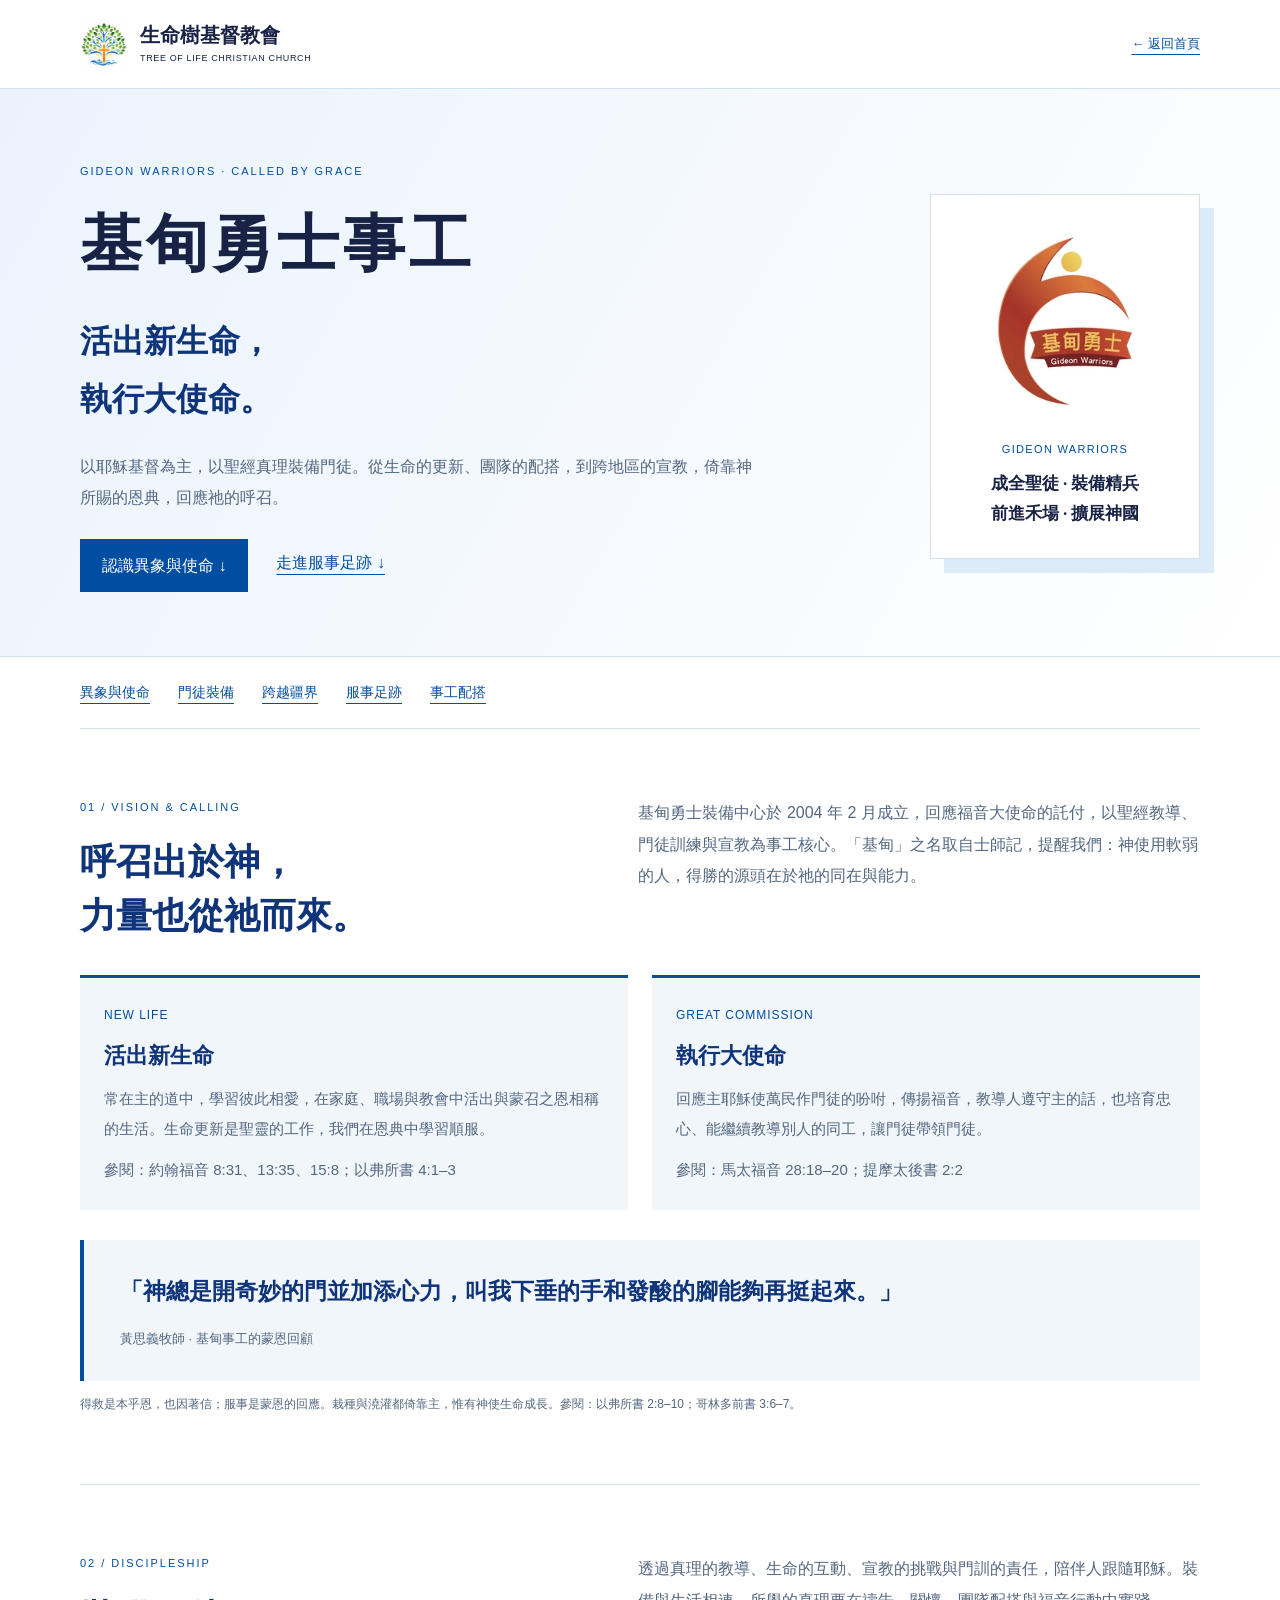
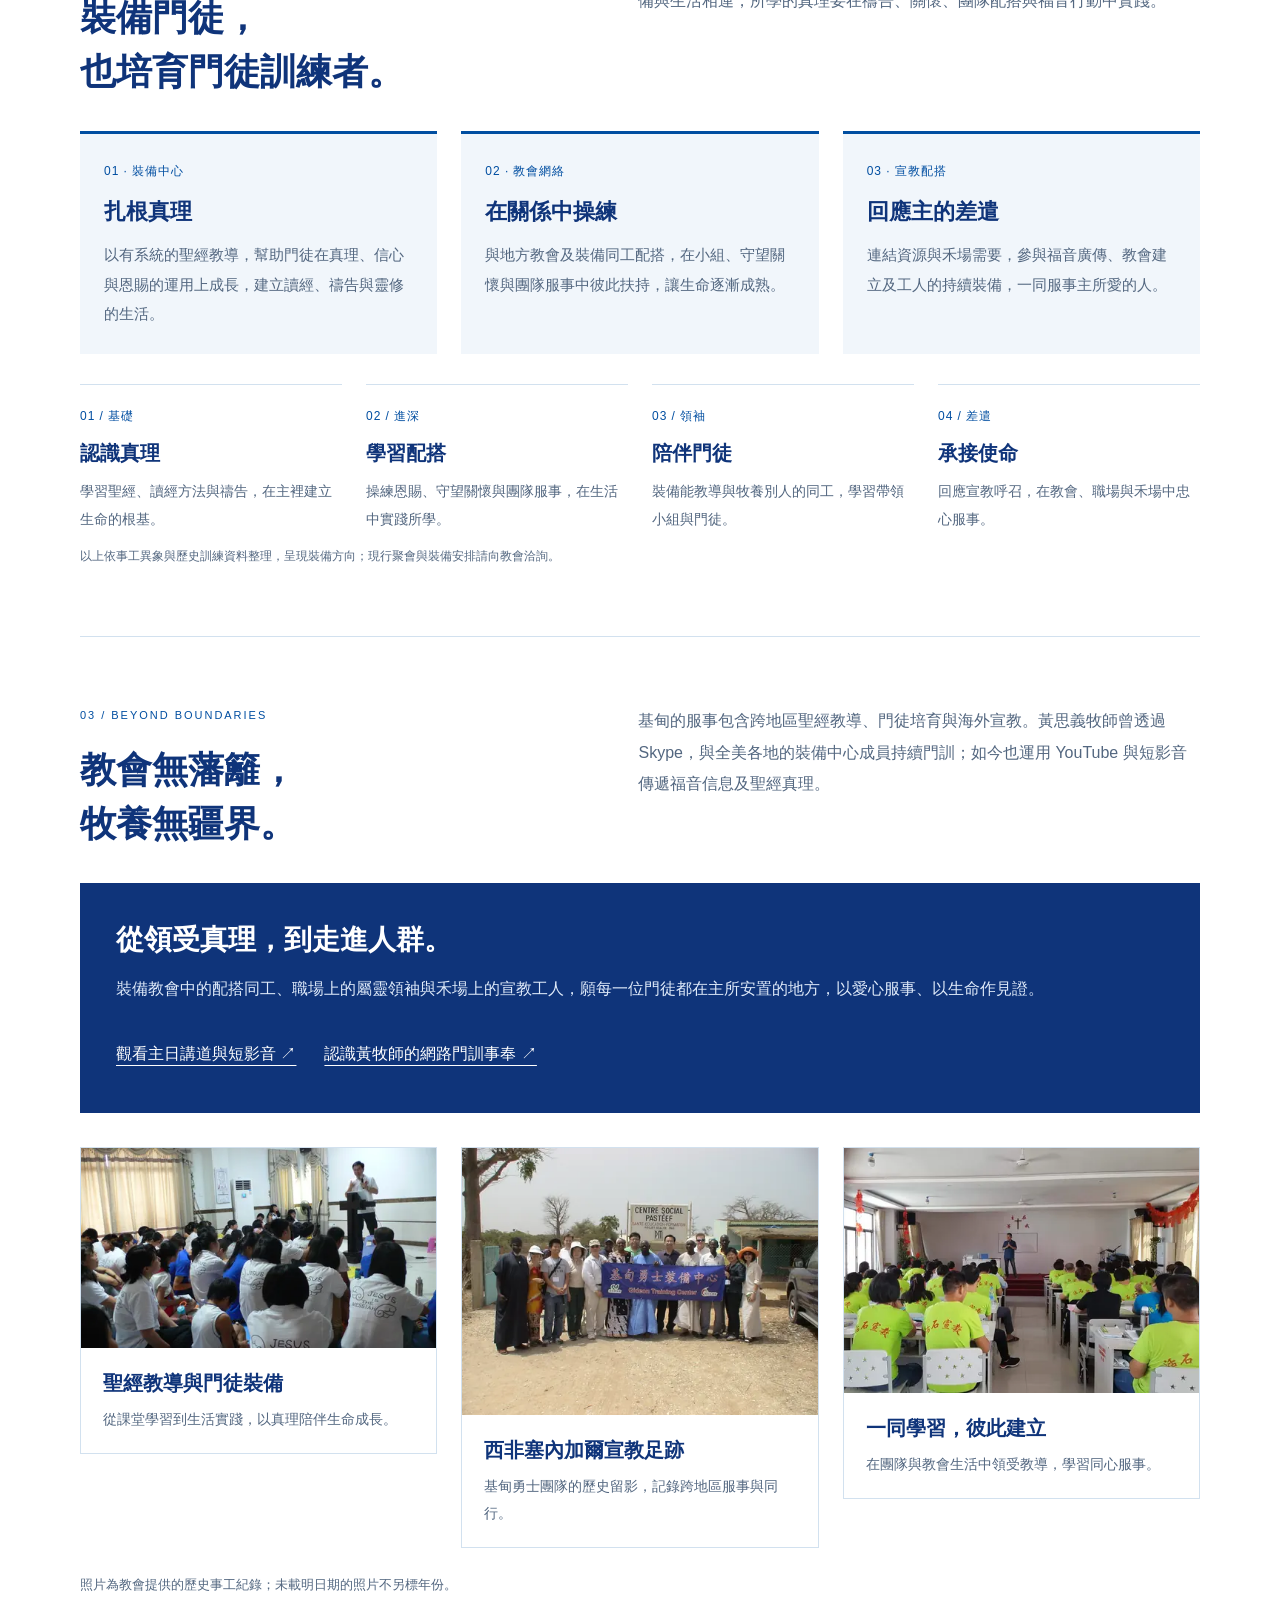
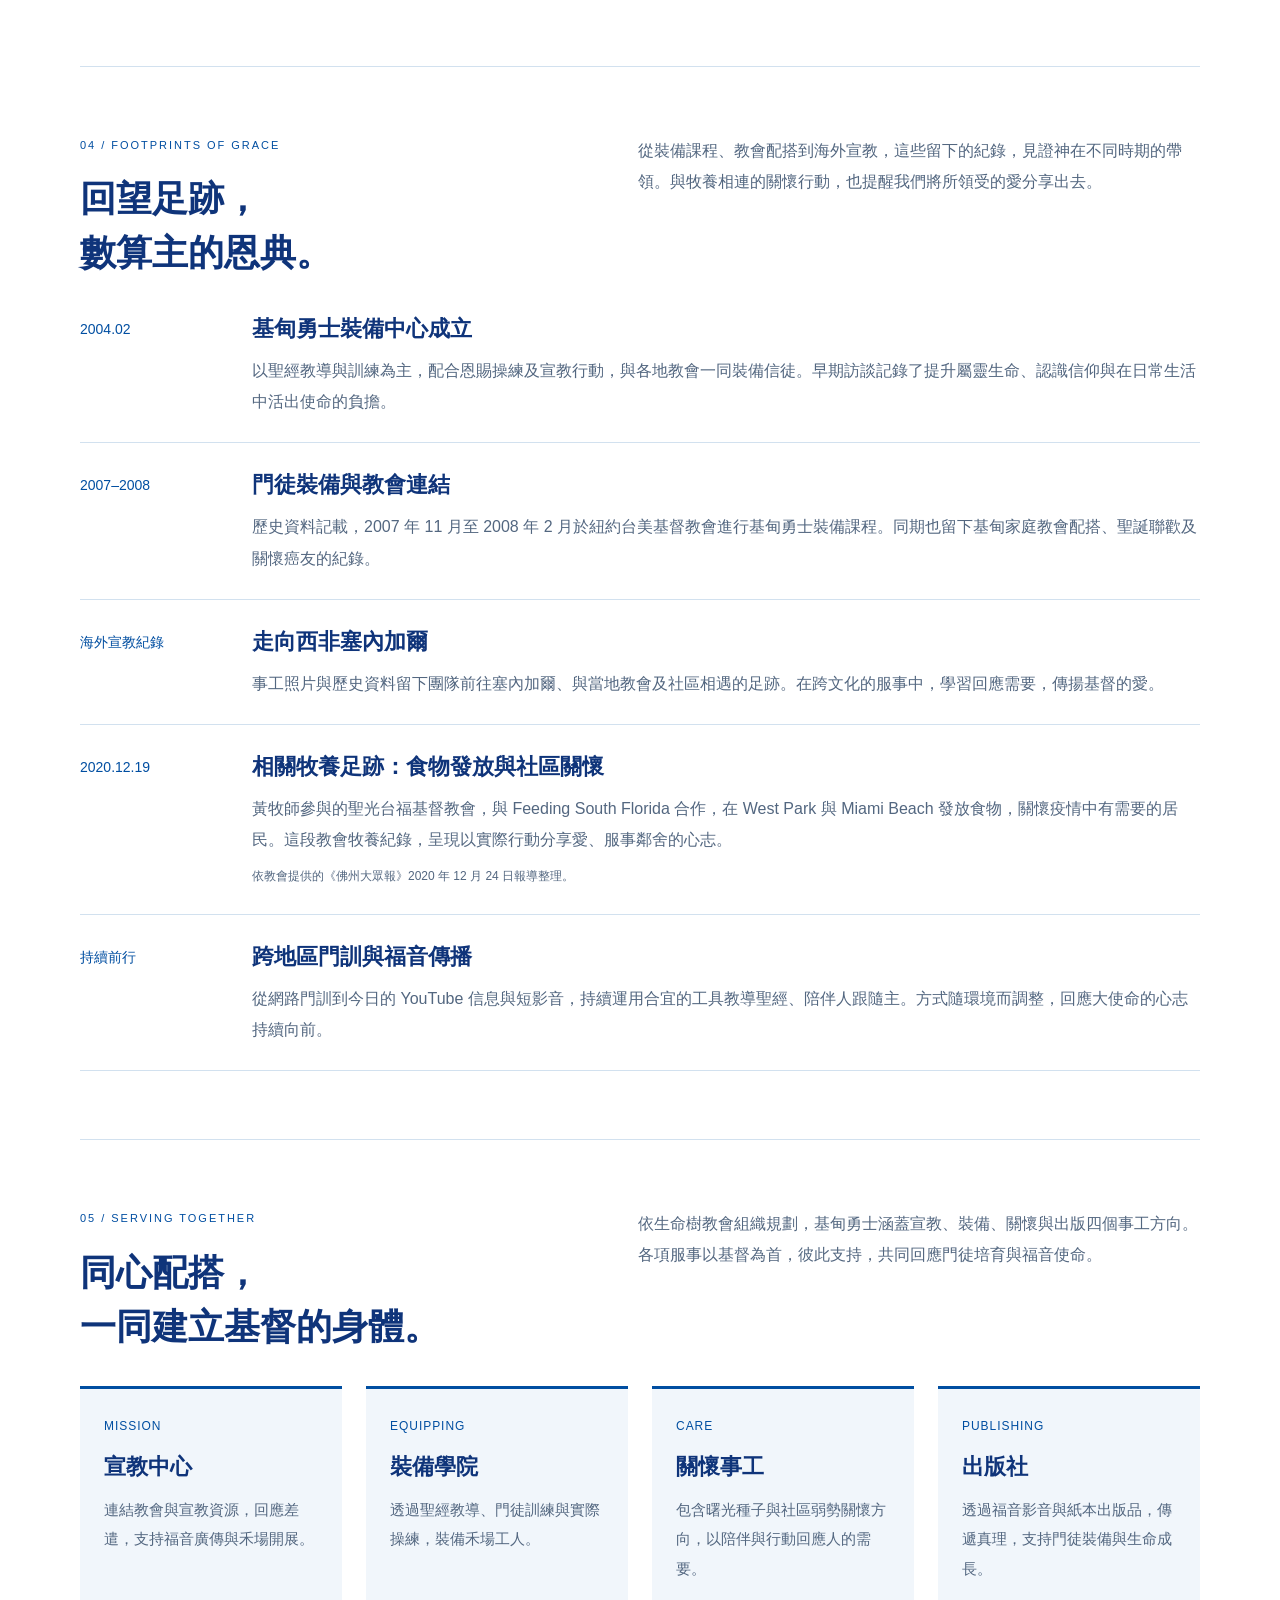
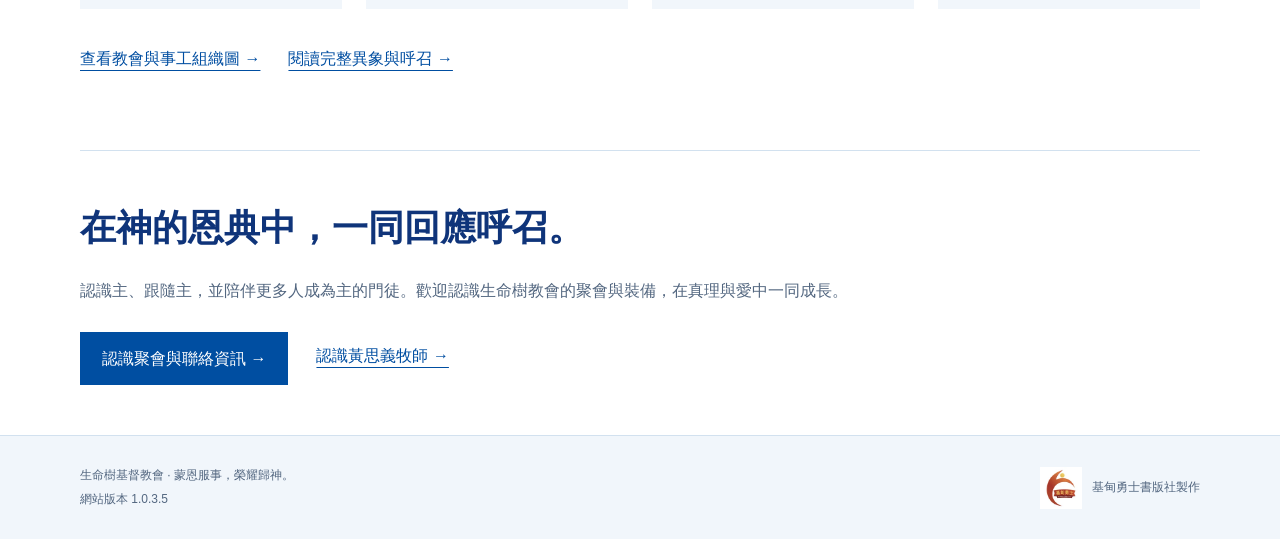
<file: gideon.html>
<!DOCTYPE html>
<html lang="zh-Hant">
<head>
<meta charset="utf-8">
<meta name="viewport" content="width=device-width, initial-scale=1">
<meta name="theme-color" content="#004ea1">
<meta name="version" content="1.0.3.5">
<title>基甸勇士事工・活出新生命，執行大使命｜生命樹基督教會</title>
<meta name="description" content="認識基甸勇士的異象、門徒裝備、跨地區宣教與服事足跡。成全聖徒，裝備精兵；前進禾場，擴展神國。一切倚靠主的恩典，榮耀歸神。">
<meta property="og:title" content="基甸勇士事工・活出新生命，執行大使命">
<meta property="og:description" content="從聖經真理到生命實踐，從門徒培育到跨地區宣教；在神的恩典中，一同回應主的呼召。">
<meta property="og:type" content="website">
<meta property="og:locale" content="zh_TW">
<link rel="canonical" href="https://gideonwarriors.github.io/treeoflife/gideon.html">
<link rel="icon" href="assets/logo.9223cd3e3474.webp" type="image/webp">
<link rel="stylesheet" href="assets/gideon.86f6f4af65cc.css">
</head>
<body>
<a class="skip" href="#main">跳至主要內容</a>
<header class="header"><div class="wrap header-inner"><a class="brand" href="index.html"><img src="assets/logo.9223cd3e3474.webp" alt="生命樹教會標誌" width="48" height="48"><span><strong>生命樹基督教會</strong><small>TREE OF LIFE CHRISTIAN CHURCH</small></span></a><a class="back" href="index.html#gideon">← 返回首頁</a></div></header>
<main id="main">
<section class="hero" aria-labelledby="title"><div class="wrap hero-grid"><div><p class="eyebrow">GIDEON WARRIORS · CALLED BY GRACE</p><h1 id="title">基甸勇士事工</h1><p class="mission">活出新生命，<br>執行大使命。</p><p class="hero-copy">以耶穌基督為主，以聖經真理裝備門徒。從生命的更新、團隊的配搭，到跨地區的宣教，倚靠神所賜的恩典，回應祂的呼召。</p><div class="links"><a class="button" href="#vision">認識異象與使命 ↓</a><a href="#footprints">走進服事足跡 ↓</a></div></div><div class="identity"><img src="assets/gideon-logo.4f0fde96c057.webp" alt="基甸勇士 Gideon Warriors 標誌" width="256" height="256" decoding="async"><p>GIDEON WARRIORS</p><strong>成全聖徒 · 裝備精兵<br>前進禾場 · 擴展神國</strong></div></div></section>
<div class="wrap"><nav class="contents" aria-label="基甸勇士事工章節"><a href="#vision">異象與使命</a><a href="#training">門徒裝備</a><a href="#mission">跨越疆界</a><a href="#footprints">服事足跡</a><a href="#ministries">事工配搭</a></nav>
<section class="section" id="vision"><div class="section-head"><div><p class="eyebrow">01 / VISION &amp; CALLING</p><h2>呼召出於神，<br>力量也從祂而來。</h2></div><p>基甸勇士裝備中心於 2004 年 2 月成立，回應福音大使命的託付，以聖經教導、門徒訓練與宣教為事工核心。「基甸」之名取自士師記，提醒我們：神使用軟弱的人，得勝的源頭在於祂的同在與能力。</p></div><div class="two-grid"><article class="card"><span class="number">NEW LIFE</span><h3>活出新生命</h3><p>常在主的道中，學習彼此相愛，在家庭、職場與教會中活出與蒙召之恩相稱的生活。生命更新是聖靈的工作，我們在恩典中學習順服。</p><p class="reference">參閱：約翰福音 8:31、13:35、15:8；以弗所書 4:1–3</p></article><article class="card"><span class="number">GREAT COMMISSION</span><h3>執行大使命</h3><p>回應主耶穌使萬民作門徒的吩咐，傳揚福音，教導人遵守主的話，也培育忠心、能繼續教導別人的同工，讓門徒帶領門徒。</p><p class="reference">參閱：馬太福音 28:18–20；提摩太後書 2:2</p></article></div><blockquote class="quote"><p>「神總是開奇妙的門並加添心力，叫我下垂的手和發酸的腳能夠再挺起來。」</p><cite>黃思義牧師 · 基甸事工的蒙恩回顧</cite></blockquote><p class="reference">得救是本乎恩，也因著信；服事是蒙恩的回應。栽種與澆灌都倚靠主，惟有神使生命成長。參閱：以弗所書 2:8–10；哥林多前書 3:6–7。</p></section>
<section class="section" id="training"><div class="section-head"><div><p class="eyebrow">02 / DISCIPLESHIP</p><h2>裝備門徒，<br>也培育門徒訓練者。</h2></div><p>透過真理的教導、生命的互動、宣教的挑戰與門訓的責任，陪伴人跟隨耶穌。裝備與生活相連，所學的真理要在禱告、關懷、團隊配搭與福音行動中實踐。</p></div><div class="three-grid"><article class="card"><span class="number">01 · 裝備中心</span><h3>扎根真理</h3><p>以有系統的聖經教導，幫助門徒在真理、信心與恩賜的運用上成長，建立讀經、禱告與靈修的生活。</p></article><article class="card"><span class="number">02 · 教會網絡</span><h3>在關係中操練</h3><p>與地方教會及裝備同工配搭，在小組、守望關懷與團隊服事中彼此扶持，讓生命逐漸成熟。</p></article><article class="card"><span class="number">03 · 宣教配搭</span><h3>回應主的差遣</h3><p>連結資源與禾場需要，參與福音廣傳、教會建立及工人的持續裝備，一同服事主所愛的人。</p></article></div><ol class="steps" aria-label="門徒裝備方向"><li><span>01 / 基礎</span><h3>認識真理</h3><p>學習聖經、讀經方法與禱告，在主裡建立生命的根基。</p></li><li><span>02 / 進深</span><h3>學習配搭</h3><p>操練恩賜、守望關懷與團隊服事，在生活中實踐所學。</p></li><li><span>03 / 領袖</span><h3>陪伴門徒</h3><p>裝備能教導與牧養別人的同工，學習帶領小組與門徒。</p></li><li><span>04 / 差遣</span><h3>承接使命</h3><p>回應宣教呼召，在教會、職場與禾場中忠心服事。</p></li></ol><p class="reference">以上依事工異象與歷史訓練資料整理，呈現裝備方向；現行聚會與裝備安排請向教會洽詢。</p></section>
<section class="section" id="mission"><div class="section-head"><div><p class="eyebrow">03 / BEYOND BOUNDARIES</p><h2>教會無藩籬，<br>牧養無疆界。</h2></div><p>基甸的服事包含跨地區聖經教導、門徒培育與海外宣教。黃思義牧師曾透過 Skype，與全美各地的裝備中心成員持續門訓；如今也運用 YouTube 與短影音傳遞福音信息及聖經真理。</p></div><div class="banner"><h3>從領受真理，到走進人群。</h3><p>裝備教會中的配搭同工、職場上的屬靈領袖與禾場上的宣教工人，願每一位門徒都在主所安置的地方，以愛心服事、以生命作見證。</p><div class="links"><a href="index.html#media">觀看主日講道與短影音 ↗</a><a href="pastor.html#digital-ministry">認識黃牧師的網路門訓事奉 ↗</a></div></div><div class="gallery three-grid" aria-label="基甸勇士歷史事工照片"><figure><img src="assets/gideon-training-480.c0f8f2f85812.webp" srcset="assets/gideon-training-480.c0f8f2f85812.webp 480w, assets/gideon-training-960.0fbcb70a81ef.webp 960w" sizes="(max-width: 560px) calc(100vw - 40px), (max-width: 900px) 50vw, 360px" width="3840" height="2160" alt="黃牧師在課堂中教導，學員一同接受裝備" loading="lazy" decoding="async" fetchpriority="low"><figcaption><strong>聖經教導與門徒裝備</strong>從課堂學習到生活實踐，以真理陪伴生命成長。</figcaption></figure><figure><img src="assets/gideon-mission-480.bec443e67722.webp" srcset="assets/gideon-mission-480.bec443e67722.webp 480w, assets/gideon-mission-960.8acf77093ac2.webp 960w" sizes="(max-width: 560px) calc(100vw - 40px), (max-width: 900px) 50vw, 360px" width="2016" height="1512" alt="基甸勇士團隊持旗於塞內加爾社區中心前留影" loading="lazy" decoding="async" fetchpriority="low"><figcaption><strong>西非塞內加爾宣教足跡</strong>基甸勇士團隊的歷史留影，記錄跨地區服事與同行。</figcaption></figure><figure><img src="assets/gideon-fellowship-480.369946dd02c0.webp" srcset="assets/gideon-fellowship-480.369946dd02c0.webp 480w, assets/gideon-fellowship-960.6386c5a75549.webp 960w" sizes="(max-width: 560px) calc(100vw - 40px), (max-width: 900px) 50vw, 360px" width="1572" height="1080" alt="教會課堂中的學習與團隊裝備紀錄" loading="lazy" decoding="async" fetchpriority="low"><figcaption><strong>一同學習，彼此建立</strong>在團隊與教會生活中領受教導，學習同心服事。</figcaption></figure></div><p class="history-note">照片為教會提供的歷史事工紀錄；未載明日期的照片不另標年份。</p></section>
<section class="section" id="footprints"><div class="section-head"><div><p class="eyebrow">04 / FOOTPRINTS OF GRACE</p><h2>回望足跡，<br>數算主的恩典。</h2></div><p>從裝備課程、教會配搭到海外宣教，這些留下的紀錄，見證神在不同時期的帶領。與牧養相連的關懷行動，也提醒我們將所領受的愛分享出去。</p></div><ol class="timeline"><li><span class="date">2004.02</span><div><h3>基甸勇士裝備中心成立</h3><p>以聖經教導與訓練為主，配合恩賜操練及宣教行動，與各地教會一同裝備信徒。早期訪談記錄了提升屬靈生命、認識信仰與在日常生活中活出使命的負擔。</p></div></li><li><span class="date">2007–2008</span><div><h3>門徒裝備與教會連結</h3><p>歷史資料記載，2007 年 11 月至 2008 年 2 月於紐約台美基督教會進行基甸勇士裝備課程。同期也留下基甸家庭教會配搭、聖誕聯歡及關懷癌友的紀錄。</p></div></li><li><span class="date">海外宣教紀錄</span><div><h3>走向西非塞內加爾</h3><p>事工照片與歷史資料留下團隊前往塞內加爾、與當地教會及社區相遇的足跡。在跨文化的服事中，學習回應需要，傳揚基督的愛。</p></div></li><li><span class="date">2020.12.19</span><div><h3>相關牧養足跡：食物發放與社區關懷</h3><p>黃牧師參與的聖光台福基督教會，與 Feeding South Florida 合作，在 West Park 與 Miami Beach 發放食物，關懷疫情中有需要的居民。這段教會牧養紀錄，呈現以實際行動分享愛、服事鄰舍的心志。</p><p class="reference">依教會提供的《佛州大眾報》2020 年 12 月 24 日報導整理。</p></div></li><li><span class="date">持續前行</span><div><h3>跨地區門訓與福音傳播</h3><p>從網路門訓到今日的 YouTube 信息與短影音，持續運用合宜的工具教導聖經、陪伴人跟隨主。方式隨環境而調整，回應大使命的心志持續向前。</p></div></li></ol></section>
<section class="section" id="ministries"><div class="section-head"><div><p class="eyebrow">05 / SERVING TOGETHER</p><h2>同心配搭，<br>一同建立基督的身體。</h2></div><p>依生命樹教會組織規劃，基甸勇士涵蓋宣教、裝備、關懷與出版四個事工方向。各項服事以基督為首，彼此支持，共同回應門徒培育與福音使命。</p></div><div class="four-grid"><article class="card"><span class="number">MISSION</span><h3>宣教中心</h3><p>連結教會與宣教資源，回應差遣，支持福音廣傳與禾場開展。</p></article><article class="card"><span class="number">EQUIPPING</span><h3>裝備學院</h3><p>透過聖經教導、門徒訓練與實際操練，裝備禾場工人。</p></article><article class="card"><span class="number">CARE</span><h3>關懷事工</h3><p>包含曙光種子與社區弱勢關懷方向，以陪伴與行動回應人的需要。</p></article><article class="card"><span class="number">PUBLISHING</span><h3>出版社</h3><p>透過福音影音與紙本出版品，傳遞真理，支持門徒裝備與生命成長。</p></article></div><div class="links"><a href="index.html#organization">查看教會與事工組織圖 →</a><a href="index.html#vision">閱讀完整異象與呼召 →</a></div></section>
<section class="closing"><h2>在神的恩典中，一同回應呼召。</h2><p class="lead">認識主、跟隨主，並陪伴更多人成為主的門徒。歡迎認識生命樹教會的聚會與裝備，在真理與愛中一同成長。</p><div class="links"><a class="button" href="index.html#visit">認識聚會與聯絡資訊 →</a><a href="pastor.html">認識黃思義牧師 →</a></div></section>
</div></main>
<footer class="footer"><div class="wrap footer-inner"><div>生命樹基督教會 · 蒙恩服事，榮耀歸神。<br>網站版本 1.0.3.5</div><div class="publisher"><img src="assets/publisher-logo.13ce095ea7af.webp" alt="基甸勇士標誌" width="42" height="42" loading="lazy" decoding="async"><span>基甸勇士書版社製作</span></div></div></footer>
</body></html>
</file>
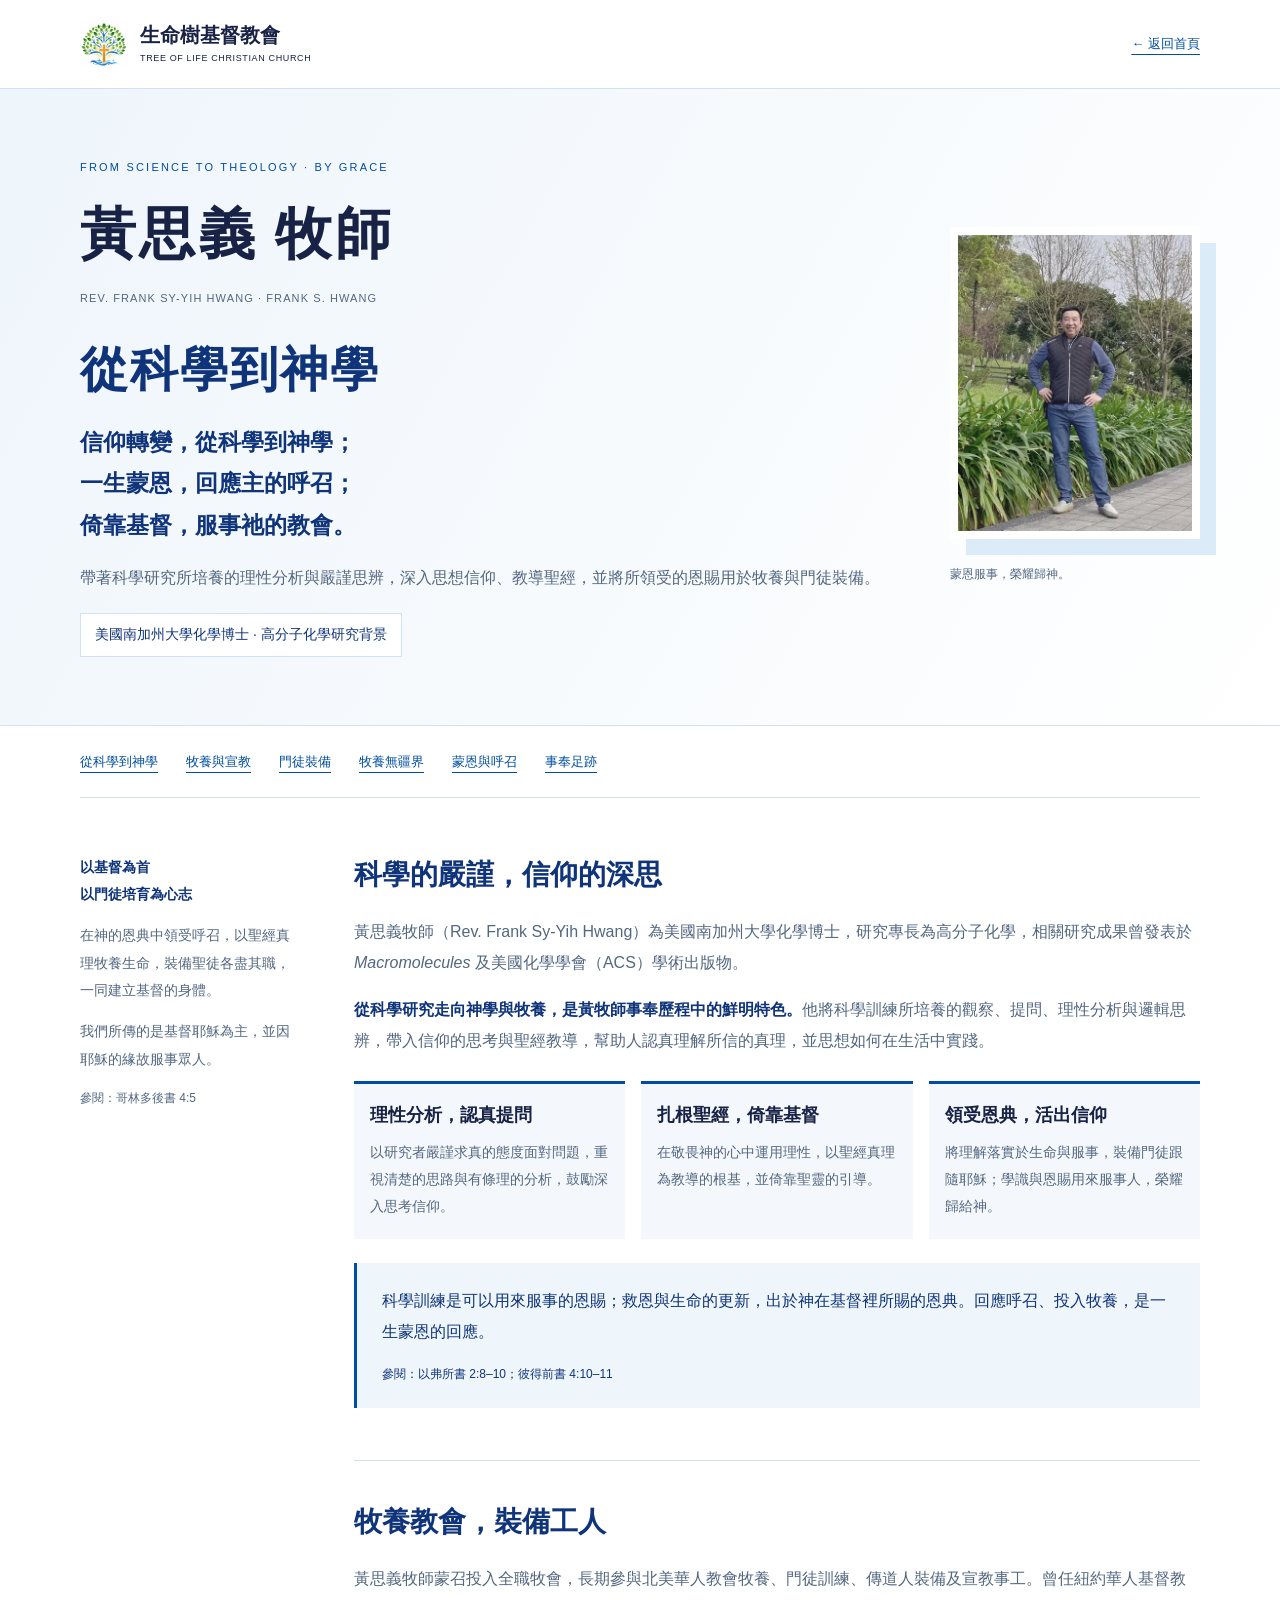
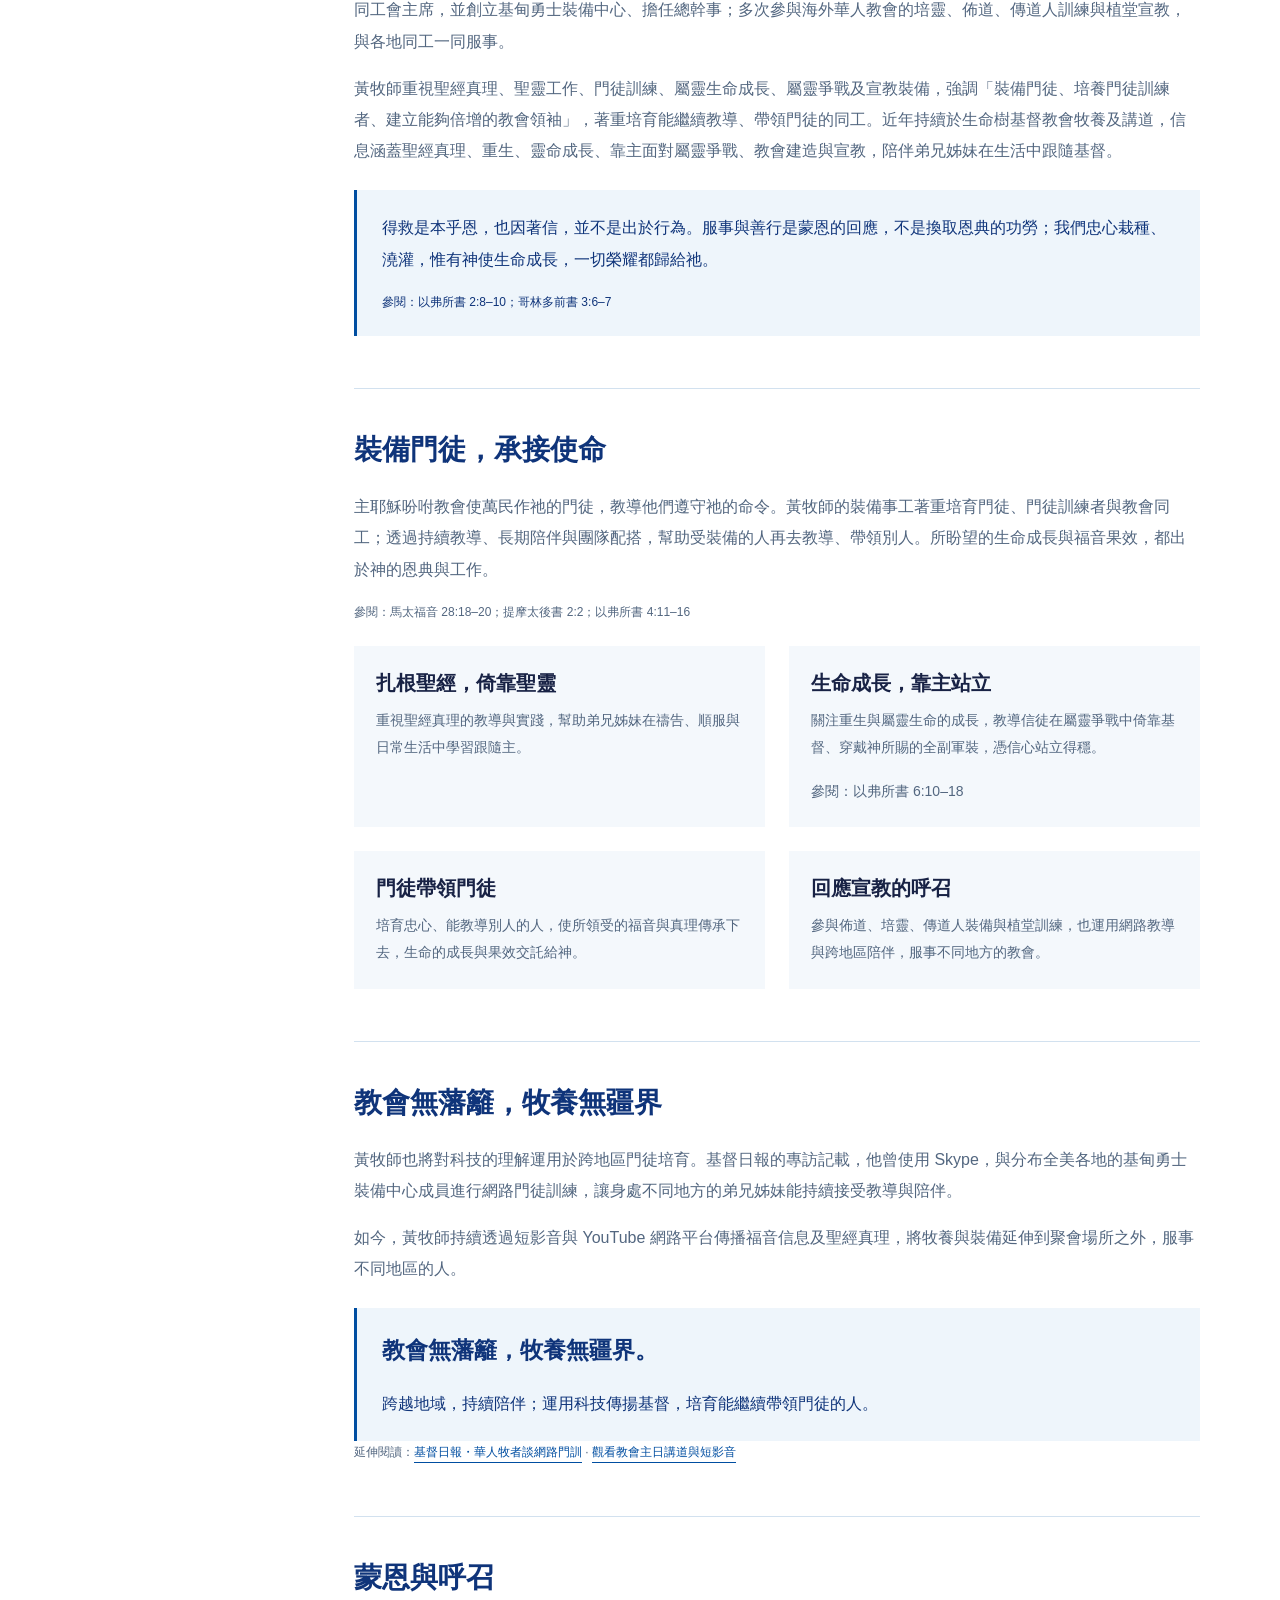
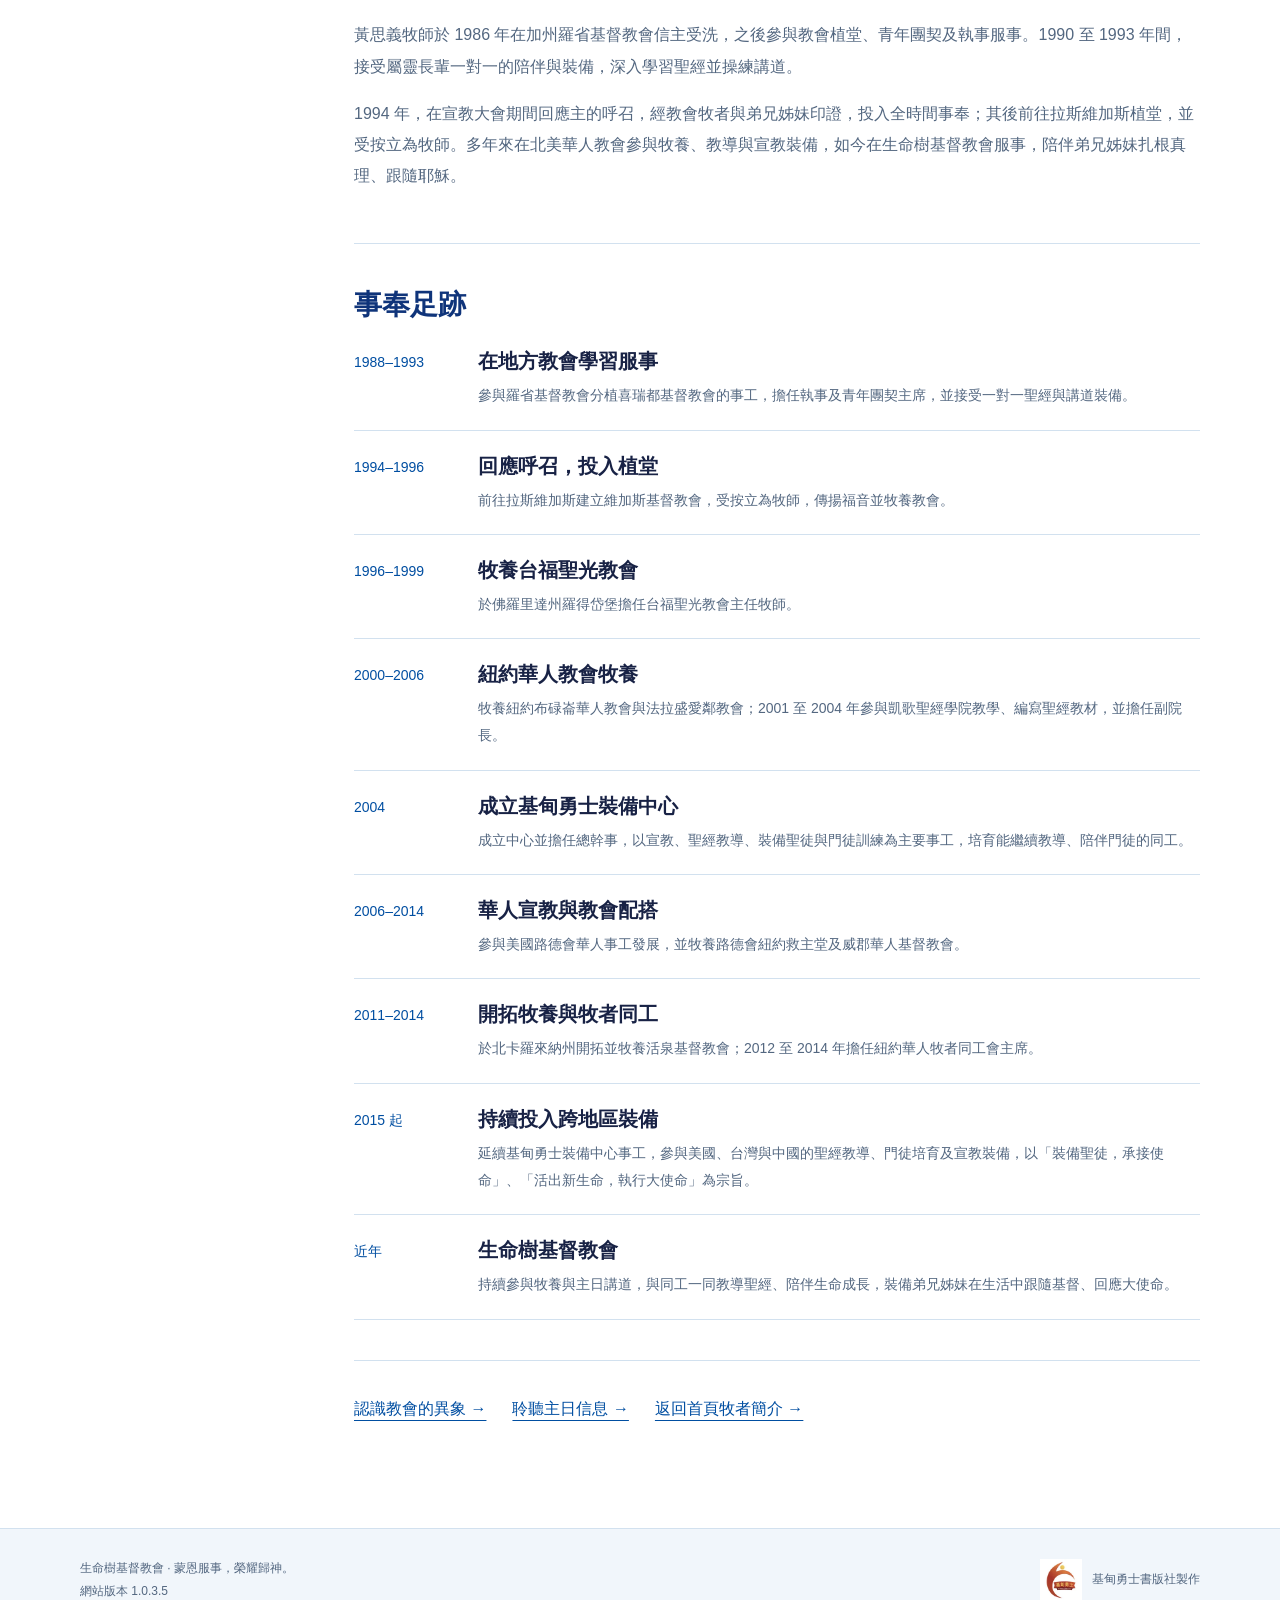
<file: pastor.html>
<!DOCTYPE html>
<html lang="zh-Hant">
<head>
<meta charset="utf-8">
<meta name="viewport" content="width=device-width, initial-scale=1">
<meta name="theme-color" content="#004ea1">
<meta name="version" content="1.0.3.5">
<title>黃思義牧師・從科學到神學｜生命樹基督教會</title>
<meta name="description" content="從科學到神學：認識黃思義牧師的化學博士背景、理性思辨與聖經教導，以及跨地區門徒訓練與網路宣教。蒙恩回應呼召，一切榮耀歸神。">
<meta property="og:title" content="黃思義牧師・從科學到神學｜生命樹基督教會">
<meta property="og:description" content="從科學到神學，以理性思辨深入思想信仰，以聖經真理裝備門徒。蒙恩服事，榮耀歸神。">
<meta property="og:type" content="website">
<meta property="og:locale" content="zh_TW">
<link rel="canonical" href="https://gideonwarriors.github.io/treeoflife/pastor.html">
<link rel="icon" href="assets/logo.9223cd3e3474.webp" type="image/webp">
<link rel="stylesheet" href="assets/pastor.9a3512b176e3.css">
</head>
<body>
<a class="skip" href="#main">跳至主要內容</a>
<header class="header"><div class="wrap header-inner"><a class="brand" href="index.html"><img src="assets/logo.9223cd3e3474.webp" alt="生命樹教會標誌" width="48" height="48"><span><strong>生命樹基督教會</strong><small>TREE OF LIFE CHRISTIAN CHURCH</small></span></a><a class="back" href="index.html#pastor">← 返回首頁</a></div></header>
<main id="main">
<section class="hero" aria-labelledby="profile-title"><div class="wrap hero-grid"><div><p class="eyebrow">FROM SCIENCE TO THEOLOGY · BY GRACE</p><h1 id="profile-title">黃思義 牧師</h1><p class="en-name">REV. FRANK SY-YIH HWANG · FRANK S. HWANG</p><p class="intro"><strong class="science-title">從科學到神學</strong>信仰轉變，從科學到神學；<br>一生蒙恩，回應主的呼召；<br>倚靠基督，服事祂的教會。</p><p>帶著科學研究所培養的理性分析與嚴謹思辨，深入思想信仰、教導聖經，並將所領受的恩賜用於牧養與門徒裝備。</p><p class="credential">美國南加州大學化學博士 · 高分子化學研究背景</p></div><figure class="portrait"><img src="assets/pastor-480.5b94c8c1382e.webp" alt="黃思義牧師" width="480" height="600" decoding="async"><figcaption>蒙恩服事，榮耀歸神。</figcaption></figure></div></section>
<div class="wrap"><nav class="contents" aria-label="牧師介紹章節"><a href="#science">從科學到神學</a><a href="#ministry">牧養與宣教</a><a href="#discipleship">門徒裝備</a><a href="#digital-ministry">牧養無疆界</a><a href="#calling">蒙恩與呼召</a><a href="#experience">事奉足跡</a></nav>
<div class="body-grid"><aside class="aside"><strong>以基督為首<br>以門徒培育為心志</strong><p>在神的恩典中領受呼召，以聖經真理牧養生命，裝備聖徒各盡其職，一同建立基督的身體。</p><p>我們所傳的是基督耶穌為主，並因耶穌的緣故服事眾人。</p><p class="reference">參閱：哥林多後書 4:5</p></aside>
<article class="article" aria-label="黃思義牧師從科學到神學、牧養與門徒裝備介紹">
<section id="science"><h2>科學的嚴謹，信仰的深思</h2><p>黃思義牧師（Rev. Frank Sy-Yih Hwang）為美國南加州大學化學博士，研究專長為高分子化學，相關研究成果曾發表於 <cite>Macromolecules</cite> 及美國化學學會（ACS）學術出版物。</p><p><strong class="emphasis">從科學研究走向神學與牧養，是黃牧師事奉歷程中的鮮明特色。</strong>他將科學訓練所培養的觀察、提問、理性分析與邏輯思辨，帶入信仰的思考與聖經教導，幫助人認真理解所信的真理，並思想如何在生活中實踐。</p><div class="science-points"><div><h3>理性分析，認真提問</h3><p>以研究者嚴謹求真的態度面對問題，重視清楚的思路與有條理的分析，鼓勵深入思考信仰。</p></div><div><h3>扎根聖經，倚靠基督</h3><p>在敬畏神的心中運用理性，以聖經真理為教導的根基，並倚靠聖靈的引導。</p></div><div><h3>領受恩典，活出信仰</h3><p>將理解落實於生命與服事，裝備門徒跟隨耶穌；學識與恩賜用來服事人，榮耀歸給神。</p></div></div><div class="grace"><p>科學訓練是可以用來服事的恩賜；救恩與生命的更新，出於神在基督裡所賜的恩典。回應呼召、投入牧養，是一生蒙恩的回應。</p><p class="reference">參閱：以弗所書 2:8–10；彼得前書 4:10–11</p></div></section>
<section id="ministry"><h2>牧養教會，裝備工人</h2><p>黃思義牧師蒙召投入全職牧會，長期參與北美華人教會牧養、門徒訓練、傳道人裝備及宣教事工。曾任紐約華人基督教同工會主席，並創立基甸勇士裝備中心、擔任總幹事；多次參與海外華人教會的培靈、佈道、傳道人訓練與植堂宣教，與各地同工一同服事。</p><p>黃牧師重視聖經真理、聖靈工作、門徒訓練、屬靈生命成長、屬靈爭戰及宣教裝備，強調「裝備門徒、培養門徒訓練者、建立能夠倍增的教會領袖」，著重培育能繼續教導、帶領門徒的同工。近年持續於生命樹基督教會牧養及講道，信息涵蓋聖經真理、重生、靈命成長、靠主面對屬靈爭戰、教會建造與宣教，陪伴弟兄姊妹在生活中跟隨基督。</p><div class="grace"><p>得救是本乎恩，也因著信，並不是出於行為。服事與善行是蒙恩的回應，不是換取恩典的功勞；我們忠心栽種、澆灌，惟有神使生命成長，一切榮耀都歸給祂。</p><p class="reference">參閱：以弗所書 2:8–10；哥林多前書 3:6–7</p></div></section>
<section id="discipleship"><h2>裝備門徒，承接使命</h2><p>主耶穌吩咐教會使萬民作祂的門徒，教導他們遵守祂的命令。黃牧師的裝備事工著重培育門徒、門徒訓練者與教會同工；透過持續教導、長期陪伴與團隊配搭，幫助受裝備的人再去教導、帶領別人。所盼望的生命成長與福音果效，都出於神的恩典與工作。</p><p class="reference">參閱：馬太福音 28:18–20；提摩太後書 2:2；以弗所書 4:11–16</p><div class="training"><div><h3>扎根聖經，倚靠聖靈</h3><p>重視聖經真理的教導與實踐，幫助弟兄姊妹在禱告、順服與日常生活中學習跟隨主。</p></div><div><h3>生命成長，靠主站立</h3><p>關注重生與屬靈生命的成長，教導信徒在屬靈爭戰中倚靠基督、穿戴神所賜的全副軍裝，憑信心站立得穩。</p><p class="reference">參閱：以弗所書 6:10–18</p></div><div><h3>門徒帶領門徒</h3><p>培育忠心、能教導別人的人，使所領受的福音與真理傳承下去，生命的成長與果效交託給神。</p></div><div><h3>回應宣教的呼召</h3><p>參與佈道、培靈、傳道人裝備與植堂訓練，也運用網路教導與跨地區陪伴，服事不同地方的教會。</p></div></div></section>
<section id="digital-ministry"><h2>教會無藩籬，牧養無疆界</h2><p>黃牧師也將對科技的理解運用於跨地區門徒培育。基督日報的專訪記載，他曾使用 Skype，與分布全美各地的基甸勇士裝備中心成員進行網路門徒訓練，讓身處不同地方的弟兄姊妹能持續接受教導與陪伴。</p><p>如今，黃牧師持續透過短影音與 YouTube 網路平台傳播福音信息及聖經真理，將牧養與裝備延伸到聚會場所之外，服事不同地區的人。</p><div class="grace"><p class="motto">教會無藩籬，牧養無疆界。</p><p>跨越地域，持續陪伴；運用科技傳揚基督，培育能繼續帶領門徒的人。</p></div><p class="reference">延伸閱讀：<a href="https://www.gospelherald.com/news/w1dxgtdwgfxa" target="_blank" rel="noopener noreferrer">基督日報・華人牧者談網路門訓</a> · <a href="index.html#media">觀看教會主日講道與短影音</a></p></section>
<section id="calling"><h2>蒙恩與呼召</h2><p>黃思義牧師於 1986 年在加州羅省基督教會信主受洗，之後參與教會植堂、青年團契及執事服事。1990 至 1993 年間，接受屬靈長輩一對一的陪伴與裝備，深入學習聖經並操練講道。</p><p>1994 年，在宣教大會期間回應主的呼召，經教會牧者與弟兄姊妹印證，投入全時間事奉；其後前往拉斯維加斯植堂，並受按立為牧師。多年來在北美華人教會參與牧養、教導與宣教裝備，如今在生命樹基督教會服事，陪伴弟兄姊妹扎根真理、跟隨耶穌。</p></section>
<section id="experience"><h2>事奉足跡</h2><ol class="timeline">
<li><span class="date">1988–1993</span><div><h3>在地方教會學習服事</h3><p>參與羅省基督教會分植喜瑞都基督教會的事工，擔任執事及青年團契主席，並接受一對一聖經與講道裝備。</p></div></li>
<li><span class="date">1994–1996</span><div><h3>回應呼召，投入植堂</h3><p>前往拉斯維加斯建立維加斯基督教會，受按立為牧師，傳揚福音並牧養教會。</p></div></li>
<li><span class="date">1996–1999</span><div><h3>牧養台福聖光教會</h3><p>於佛羅里達州羅得岱堡擔任台福聖光教會主任牧師。</p></div></li>
<li><span class="date">2000–2006</span><div><h3>紐約華人教會牧養</h3><p>牧養紐約布碌崙華人教會與法拉盛愛鄰教會；2001 至 2004 年參與凱歌聖經學院教學、編寫聖經教材，並擔任副院長。</p></div></li>
<li><span class="date">2004</span><div><h3>成立基甸勇士裝備中心</h3><p>成立中心並擔任總幹事，以宣教、聖經教導、裝備聖徒與門徒訓練為主要事工，培育能繼續教導、陪伴門徒的同工。</p></div></li>
<li><span class="date">2006–2014</span><div><h3>華人宣教與教會配搭</h3><p>參與美國路德會華人事工發展，並牧養路德會紐約救主堂及威郡華人基督教會。</p></div></li>
<li><span class="date">2011–2014</span><div><h3>開拓牧養與牧者同工</h3><p>於北卡羅來納州開拓並牧養活泉基督教會；2012 至 2014 年擔任紐約華人牧者同工會主席。</p></div></li>
<li><span class="date">2015 起</span><div><h3>持續投入跨地區裝備</h3><p>延續基甸勇士裝備中心事工，參與美國、台灣與中國的聖經教導、門徒培育及宣教裝備，以「裝備聖徒，承接使命」、「活出新生命，執行大使命」為宗旨。</p></div></li>
<li><span class="date">近年</span><div><h3>生命樹基督教會</h3><p>持續參與牧養與主日講道，與同工一同教導聖經、陪伴生命成長，裝備弟兄姊妹在生活中跟隨基督、回應大使命。</p></div></li>
</ol></section>
<div class="closing"><a href="index.html#vision">認識教會的異象 →</a><a href="index.html#media">聆聽主日信息 →</a><a href="index.html#pastor">返回首頁牧者簡介 →</a></div>
</article></div></div></main>
<footer class="footer"><div class="wrap footer-inner"><div>生命樹基督教會 · 蒙恩服事，榮耀歸神。<br>網站版本 1.0.3.5</div><div class="publisher"><img src="assets/publisher-logo.13ce095ea7af.webp" alt="基甸勇士標誌" width="42" height="42" loading="lazy" decoding="async"><span>基甸勇士書版社製作</span></div></div></footer>
</body></html>
</file>
<file: assets/gideon.86f6f4af65cc.css>
:root{--blue:#004ea1;--navy:#0f347a;--ink:#182245;--muted:#536780;--line:#d2e1ef;--pale:#f1f6fb;--serif:"Noto Serif TC","Songti TC","PMingLiU",serif;--sans:"Noto Sans TC","PingFang TC","Microsoft JhengHei",sans-serif}
*{box-sizing:border-box}html{scroll-padding-top:24px}body{margin:0;background:#fff;color:var(--ink);font:16px/1.95 var(--sans);-webkit-font-smoothing:antialiased}a{color:var(--blue);text-underline-offset:6px}a:hover{color:var(--navy)}a:focus-visible{outline:3px solid var(--blue);outline-offset:5px}img{display:block;max-width:100%;height:auto}h1,h2,h3,p,figure,blockquote{margin:0}h1,h2,h3{font-family:var(--serif);line-height:1.5;font-weight:600}h1{font-size:clamp(38px,5vw,62px);letter-spacing:.06em}h2{font-size:clamp(28px,3vw,36px);color:var(--navy)}h3{font-size:22px;color:var(--navy)}.wrap{width:min(1120px,100% - 64px);margin:auto}.header{border-bottom:1px solid var(--line)}.header-inner{min-height:88px;display:flex;align-items:center;justify-content:space-between;gap:16px}.brand{display:flex;gap:12px;align-items:center;text-decoration:none;color:var(--ink)}.brand img{width:48px;height:48px;object-fit:contain}.brand strong{display:block;font:600 20px/1.5 var(--serif)}.brand small{display:block;font-size:9px;letter-spacing:.07em}.back{font-size:13px;white-space:nowrap;padding:10px 0}.skip{position:absolute;top:-100px;left:16px;background:white;padding:12px}.skip:focus{top:8px;z-index:5}.hero{background:linear-gradient(120deg,#eaf3fc,#fff);padding:72px 0 64px;border-bottom:1px solid var(--line)}.hero-grid{display:grid;grid-template-columns:1fr 270px;align-items:center;gap:64px}.eyebrow{font-size:11px;letter-spacing:.18em;color:var(--blue);margin-bottom:16px}.mission{font:600 clamp(24px,3vw,32px)/1.8 var(--serif);color:var(--navy);margin:22px 0}.hero-copy{max-width:680px;color:var(--muted)}.identity{padding:28px;background:white;border:1px solid var(--line);text-align:center;box-shadow:14px 14px 0 #dcebf8}.identity img{width:196px;margin:0 auto 20px}.identity p{font-size:11px;letter-spacing:.12em;color:var(--blue)}.identity strong{display:block;font:600 17px/1.8 var(--serif);margin-top:8px}.contents{display:flex;flex-wrap:wrap;gap:10px 28px;padding:22px 0;border-bottom:1px solid var(--line);font-size:14px}.section{padding:68px 0;border-bottom:1px solid var(--line)}.section-head{display:grid;grid-template-columns:1fr 1.1fr;gap:48px;margin-bottom:32px}.section-head p{color:var(--muted)}.section-head .eyebrow{color:var(--blue)}.lead{color:var(--muted);max-width:850px;margin-top:18px}.quote{margin-top:30px;padding:30px 36px;border-left:4px solid var(--blue);background:var(--pale)}.quote p{font:600 23px/1.9 var(--serif);color:var(--navy)}.quote cite{display:block;margin-top:12px;font-style:normal;font-size:13px;color:var(--muted)}.reference{font-size:12px;color:var(--muted);margin-top:12px}.two-grid,.three-grid,.four-grid{display:grid;gap:24px}.two-grid{grid-template-columns:repeat(2,1fr)}.three-grid{grid-template-columns:repeat(3,1fr)}.four-grid{grid-template-columns:repeat(4,1fr)}.card{border-top:3px solid var(--blue);background:var(--pale);padding:26px 24px}.card .number{font-size:12px;letter-spacing:.08em;color:var(--blue);display:block;margin-bottom:12px}.card p{color:var(--muted);font-size:15px;margin-top:12px}.steps{list-style:none;padding:0;margin:30px 0 0;display:grid;grid-template-columns:repeat(4,1fr);gap:24px}.steps li{border-top:1px solid var(--line);padding-top:20px}.steps span{display:block;font-size:12px;letter-spacing:.08em;color:var(--blue);margin-bottom:10px}.steps h3{font-size:20px}.steps p{font-size:14px;color:var(--muted);margin-top:10px}.banner{padding:36px;background:var(--navy);color:white;margin-top:32px}.banner h3{color:white;font-size:28px}.banner p{margin-top:12px;color:#e0ebfa}.banner a{color:white}.gallery{margin-top:34px}.gallery figure{border:1px solid var(--line);background:white;align-self:start}.gallery img{width:100%;height:auto}.gallery figcaption{padding:20px 22px;font-size:14px;color:var(--muted)}.gallery figcaption strong{display:block;font:600 20px/1.5 var(--serif);color:var(--navy);margin-bottom:8px}.timeline{list-style:none;padding:0;margin:0}.timeline li{display:grid;grid-template-columns:140px 1fr;gap:32px;padding:25px 0;border-bottom:1px solid var(--line)}.timeline li:first-child{padding-top:0}.timeline .date{color:var(--blue);font-size:14px;padding-top:4px}.timeline p{color:var(--muted);margin-top:10px}.history-note{margin-top:24px;font-size:13px;color:var(--muted)}.closing{padding:50px 0}.closing h2{margin-bottom:20px}.links{display:flex;flex-wrap:wrap;gap:14px 28px;margin-top:26px}.links a{display:inline-block;padding:8px 0}.button{padding:11px 22px!important;background:var(--blue);color:white;text-decoration:none}.button:hover{background:var(--navy);color:white}.footer{padding:28px 0;background:var(--pale);border-top:1px solid var(--line)}.footer-inner{display:flex;align-items:center;justify-content:space-between;gap:24px;font-size:12px;color:var(--muted)}.publisher{display:flex;align-items:center;gap:10px}.publisher img{width:42px;height:42px;object-fit:contain}
@media(max-width:900px){.hero-grid{grid-template-columns:1fr 220px;gap:36px}.identity{padding:20px}.section-head{gap:28px}.four-grid,.steps{grid-template-columns:repeat(2,1fr)}.three-grid{grid-template-columns:1fr}.gallery{grid-template-columns:repeat(2,1fr)}.gallery figure:last-child{grid-column:1/-1;max-width:560px}.section{padding:48px 0}}
@media(max-width:560px){.wrap{width:calc(100% - 40px)}.header-inner{min-height:78px;gap:12px}.brand{gap:9px}.brand strong{font-size:16px}.brand small{font-size:7px}.brand img{width:38px;height:38px}.back{font-size:12px}.hero{padding:40px 0}.hero-grid,.section-head,.two-grid,.four-grid,.gallery{grid-template-columns:1fr}.hero-grid{gap:30px}.identity{max-width:250px;box-shadow:8px 8px 0 #dcebf8}.identity img{width:148px;margin-bottom:12px}.mission{font-size:25px}.contents{gap:8px 22px}.section-head{gap:16px;margin-bottom:24px}.steps{gap:22px 16px}.steps h3{font-size:18px}.quote{padding:23px}.quote p{font-size:21px}.banner{padding:25px}.banner h3{font-size:24px}.timeline li{grid-template-columns:1fr;gap:8px}.gallery figure:last-child{grid-column:auto}.footer-inner{flex-direction:column;align-items:flex-start;gap:14px}}
</file>
<file: assets/pastor.9a3512b176e3.css>
:root{--blue:#004ea1;--navy:#0f347a;--ink:#182245;--muted:#536780;--line:#d2e1ef;--serif:"Noto Serif TC","Songti TC","PMingLiU",serif;--sans:"Noto Sans TC","PingFang TC","Microsoft JhengHei",sans-serif}
*{box-sizing:border-box}body{margin:0;color:var(--ink);background:#fff;font:16px/1.95 var(--sans);-webkit-font-smoothing:antialiased}a{color:var(--blue);text-underline-offset:6px}a:hover{color:var(--navy)}a:focus-visible{outline:3px solid var(--blue);outline-offset:5px}img{display:block;max-width:100%;height:auto}h1,h2,h3,p,figure{margin:0}h1,h2,h3{font-family:var(--serif);font-weight:600;line-height:1.5}h1{font-size:clamp(36px,5vw,56px);letter-spacing:.06em}h2{font-size:28px;color:var(--navy)}h3{font-size:20px}.wrap{width:min(1120px,100% - 64px);margin:auto}.header{border-bottom:1px solid var(--line)}.header-inner{min-height:88px;display:flex;align-items:center;justify-content:space-between;gap:20px}.brand{display:flex;align-items:center;gap:12px;text-decoration:none;color:var(--ink)}.brand img{width:48px;height:48px;object-fit:contain}.brand strong{display:block;font:600 20px/1.5 var(--serif)}.brand small{display:block;font-size:9px;letter-spacing:.07em}.back{display:inline-flex;align-items:center;min-height:44px;font-size:13px;white-space:nowrap}.skip{position:absolute;top:-100px;left:16px;background:white;padding:12px}.skip:focus{top:8px;z-index:5}.hero{padding:68px 0;background:linear-gradient(120deg,#eef5fb,#fff);border-bottom:1px solid var(--line)}.hero-grid{display:grid;grid-template-columns:1fr 250px;align-items:center;gap:60px}.eyebrow{font-size:11px;letter-spacing:.2em;color:var(--blue);margin-bottom:14px}.en-name{font-size:11px;letter-spacing:.1em;color:var(--muted);margin-top:12px}.intro{font:600 23px/1.8 var(--serif);margin:24px 0 16px;color:var(--navy)}.hero p:not(.eyebrow):not(.en-name):not(.intro){color:var(--muted)}.portrait img{width:250px;aspect-ratio:4/5;object-fit:cover;object-position:50% 38%;border:8px solid white;box-shadow:16px 16px 0 #dcebf8}.portrait figcaption{font-size:12px;color:var(--muted);margin-top:24px}.contents{display:flex;flex-wrap:wrap;gap:12px 28px;padding:23px 0;border-bottom:1px solid var(--line);font-size:13px}.body-grid{display:grid;grid-template-columns:210px 1fr;gap:64px;padding-block:56px 72px}.aside{color:var(--muted);font-size:14px}.aside strong{display:block;color:var(--navy);margin-bottom:14px}.aside p+p{margin-top:14px}.article section+section{margin-top:52px;padding-top:40px;border-top:1px solid var(--line)}.article section{scroll-margin-top:28px}.article h2{margin-bottom:20px}.article p{color:var(--muted)}.article p+p{margin-top:16px}.grace{padding:22px 25px;background:#eef5fb;border-left:3px solid var(--blue);margin-top:24px}.grace p{color:var(--navy)}.reference{font-size:12px}.timeline{list-style:none;margin:0;padding:0}.timeline li{display:grid;grid-template-columns:104px 1fr;gap:20px;padding:20px 0;border-bottom:1px solid var(--line)}.timeline li:first-child{padding-top:0}.timeline .date{font-size:14px;color:var(--blue);padding-top:3px}.timeline h3{margin-bottom:6px}.timeline p{font-size:14px}.training{display:grid;grid-template-columns:1fr 1fr;gap:24px;margin-top:22px}.training>div{padding:22px;background:#f4f8fc}.training h3{margin-bottom:9px}.training p{font-size:14px}.closing{margin-top:40px;padding:24px 0;border-top:1px solid var(--line)}.closing a{display:inline-block;padding:8px 0;margin-right:26px}.footer{background:#f1f6fb;border-top:1px solid var(--line);padding:28px 0}.footer-inner{display:flex;align-items:center;justify-content:space-between;gap:24px;font-size:12px;color:var(--muted)}.publisher{display:flex;align-items:center;gap:10px}.publisher img{width:42px;height:42px;object-fit:contain}@media(max-width:800px){.body-grid{grid-template-columns:1fr;gap:30px}.aside{padding-bottom:25px;border-bottom:1px solid var(--line)}.hero-grid{gap:30px;grid-template-columns:1fr 190px}.portrait img{width:190px}}@media(max-width:560px){.wrap{width:calc(100% - 40px)}.header-inner{min-height:78px;gap:12px}.brand{gap:9px}.brand strong{font-size:16px}.brand small{font-size:7px}.brand img{width:38px;height:38px}.back{font-size:12px}.hero{padding:40px 0}.hero-grid{grid-template-columns:1fr;gap:30px}.portrait{max-width:230px}.portrait img{width:220px}.intro{font-size:22px}.contents{gap:10px 20px}.body-grid{padding-block:36px 45px}.timeline li{grid-template-columns:1fr;gap:4px}.training{grid-template-columns:1fr;gap:14px}.footer-inner{flex-direction:column;align-items:flex-start;gap:14px}.grace{padding:20px}.article h2{font-size:26px}}
.science-title{display:block;font-size:clamp(32px,4.5vw,48px);line-height:1.5;letter-spacing:.04em;margin-bottom:16px}.credential{display:inline-block;padding:7px 14px;border:1px solid var(--line);background:#fff;color:var(--navy)!important;font-size:14px;margin-top:20px}.emphasis{font-weight:700;color:var(--navy)}.motto{font:600 23px/1.8 var(--serif);color:var(--navy)!important}.science-points{display:grid;grid-template-columns:repeat(3,1fr);gap:16px;margin-top:24px}.science-points>div{border-top:3px solid var(--blue);padding:18px 16px;background:#f4f8fc}.science-points h3{font-size:18px;margin-bottom:10px}.science-points p{font-size:14px}@media(max-width:800px){.science-points{grid-template-columns:1fr}.science-title{font-size:32px}}
</file>
